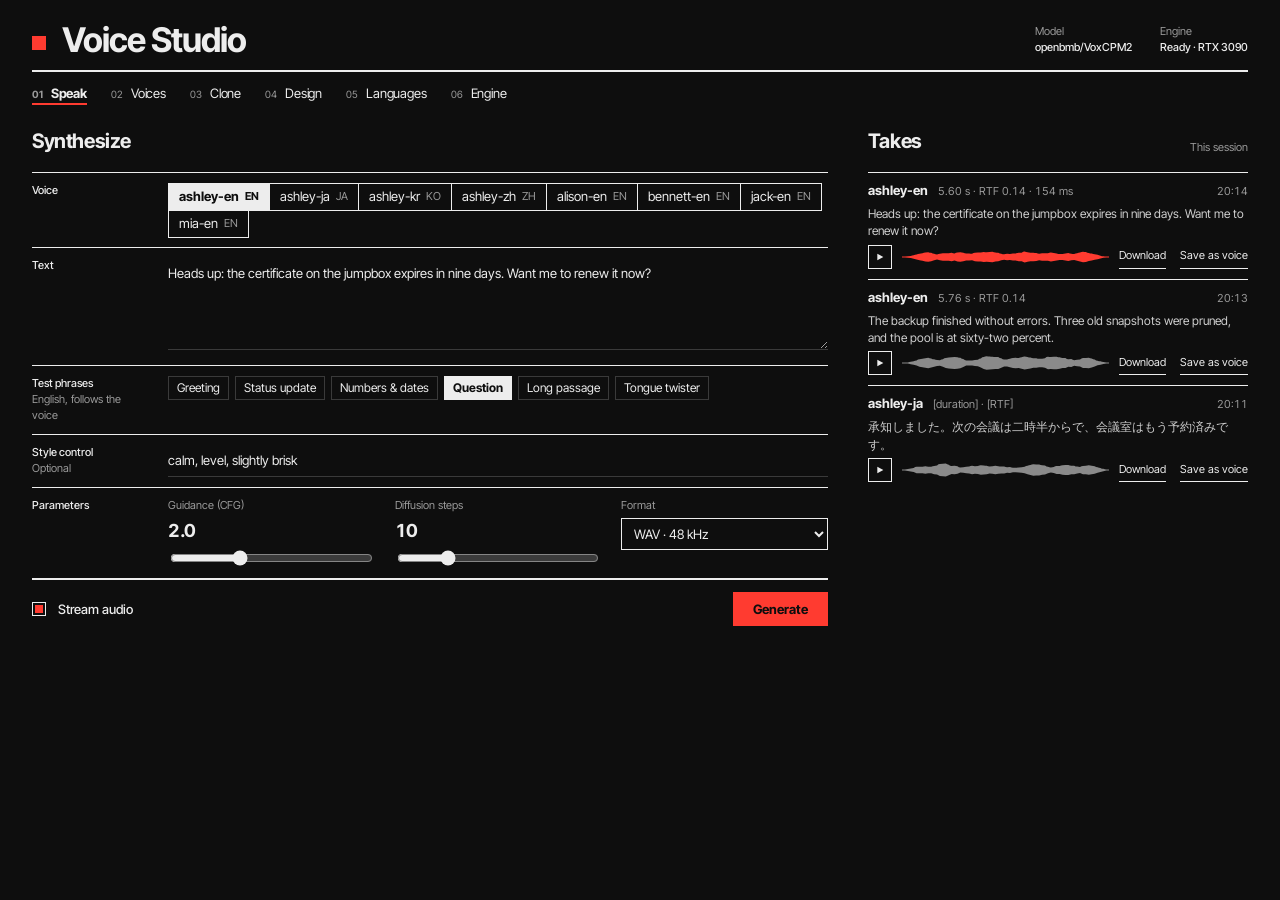
<file: ui/studio.html>
<!doctype html>
<html lang="en">
<head>
<meta charset="utf-8">
<meta name="viewport" content="width=device-width, initial-scale=1">
<title>Voice Studio</title>
<link rel="stylesheet" href="tokens.css">
<link rel="icon" href="icons/favicon.ico" sizes="any">
<link rel="icon" type="image/svg+xml" href="icons/favicon.svg">
<link rel="apple-touch-icon" href="icons/apple-touch-icon.png">
<!--
  Visual reference for the Voice Studio UI. Static data, no backend calls.
  Port the structure and classes to the real app; replace sample data with API data.
  Interactive bits: tabs (hash routed), voice chips, language filter, stream toggle,
  candidate selection, and the smooth waveform renderer (renderWave).
-->
<style>
* { box-sizing: border-box; }
body { margin: 0; background: var(--vs-bg); color: var(--vs-fg); font-family: var(--vs-font); font-size: var(--vs-fs-body); line-height: var(--vs-lh); }
button, input, select, textarea { font: inherit; color: inherit; }
button { cursor: pointer; border-radius: var(--vs-radius); }
:focus-visible { outline: 2px solid var(--vs-accent); outline-offset: 2px; }
.sr { position: absolute; width: 1px; height: 1px; overflow: hidden; clip: rect(0 0 0 0); white-space: nowrap; }
code, pre { font-family: var(--vs-mono); }

/* Header */
.vs-header { max-width: var(--vs-max); margin: 0 auto; padding: var(--vs-s8) var(--vs-gutter) 0; }
.vs-brand-row { display: flex; flex-wrap: wrap; justify-content: space-between; align-items: flex-end; gap: var(--vs-s8); padding-bottom: 14px; border-bottom: var(--vs-rule-section); }
.vs-brand { display: flex; align-items: flex-end; gap: var(--vs-s6); }
.vs-mark { width: 14px; height: 14px; background: var(--vs-accent); margin-bottom: 6px; }
.vs-title { margin: 0; font-size: var(--vs-fs-display); font-weight: 700; letter-spacing: -0.03em; line-height: 0.95; }
.vs-meta { margin: 0; display: grid; grid-template-columns: repeat(2, auto); column-gap: 28px; font-size: var(--vs-fs-label); }
.vs-meta dt { color: var(--vs-muted); }
.vs-meta dd { margin: 0; font-weight: 500; }
.vs-tabs { display: flex; flex-wrap: wrap; gap: 0 var(--vs-s8); padding-top: var(--vs-s5); }
.vs-tab { display: inline-flex; align-items: baseline; gap: var(--vs-s3); padding: 2px 0 1px; line-height: 1.2; background: none; border: none; border-bottom: 2px solid transparent; font-size: var(--vs-fs-body); letter-spacing: -0.01em; }
.vs-tab .num { font-size: var(--vs-fs-micro); color: var(--vs-muted); }
.vs-tab[aria-current="page"] { font-weight: 700; border-bottom-color: var(--vs-accent); }

/* Page */
.vs-main { max-width: var(--vs-max); margin: 0 auto; padding: 22px var(--vs-gutter) 48px; }
.vs-screen[hidden] { display: none; }
.vs-cols { display: flex; flex-wrap: wrap; gap: var(--vs-s8) var(--vs-col-gap); align-items: flex-start; }
.vs-col-main { flex: 999 1 560px; min-width: 0; display: flex; flex-direction: column; }
.vs-col-side { flex: 1 1 380px; min-width: 0; display: flex; flex-direction: column; }
.vs-h2 { margin: 0 0 var(--vs-s6); font-size: var(--vs-fs-h2); font-weight: 700; letter-spacing: -0.02em; }
.vs-h2 .count { font-weight: 400; color: var(--vs-muted); }
.vs-head { display: flex; flex-wrap: wrap; justify-content: space-between; align-items: flex-end; gap: var(--vs-s6); margin-bottom: var(--vs-s6); }
.vs-head .vs-h2 { margin: 0; }

/* Form rows: label column + control */
.vs-row { display: flex; flex-wrap: wrap; gap: var(--vs-s3) var(--vs-s8); padding: var(--vs-s4) 0; border-top: var(--vs-rule-row); }
.vs-row > .lbl { flex: 0 0 var(--vs-label-col); font-size: var(--vs-fs-label); font-weight: 500; }
.vs-row > .lbl .hint { display: block; font-weight: 400; color: var(--vs-muted); }
.vs-row > .ctl { flex: 1 1 360px; min-width: 0; }
.vs-actions { display: flex; flex-wrap: wrap; justify-content: space-between; align-items: center; gap: var(--vs-s5); padding-top: var(--vs-s5); border-top: var(--vs-rule-section); }

/* Inputs */
.vs-text { width: 100%; border: none; border-bottom: var(--vs-rule-input); background: transparent; padding: var(--vs-s2) 0 var(--vs-s4); resize: vertical; }
.vs-text.lg { font-size: var(--vs-fs-input-lg); line-height: 1.4; letter-spacing: -0.01em; }
.vs-input { width: 100%; border: none; border-bottom: var(--vs-rule-input); background: transparent; padding: var(--vs-s1) 0; min-height: var(--vs-h-input); }
.vs-select { border: 1px solid var(--vs-fg); background: var(--vs-bg); padding: var(--vs-s2) var(--vs-s3); min-height: var(--vs-h-input); }
.vs-field { display: flex; flex-direction: column; gap: var(--vs-s1); }
.vs-field > label { font-size: var(--vs-fs-label); color: var(--vs-muted); }
.vs-value { font-size: var(--vs-fs-value); font-weight: 700; letter-spacing: -0.02em; font-variant-numeric: tabular-nums; }
.vs-grid-params { display: grid; grid-template-columns: repeat(auto-fit, minmax(150px, 1fr)); gap: var(--vs-s7); }
input[type="range"] { accent-color: var(--vs-fg); }
input[type="checkbox"] { width: 14px; height: 14px; margin: 0; accent-color: var(--vs-fg); }

/* Buttons */
.btn-primary { min-height: var(--vs-h-primary); padding: 0 var(--vs-s7); background: var(--vs-accent); color: var(--vs-on-accent); border: none; font-weight: 700; font-size: var(--vs-fs-body); }
.btn-primary[aria-disabled="true"] { background: var(--vs-rule-faint); color: var(--vs-muted); cursor: not-allowed; }
.vs-novoice { display: flex; flex-direction: column; gap: var(--vs-s3); padding: 2px 0 4px; }
.vs-novoice .t { display: inline-flex; align-items: center; gap: var(--vs-s3); font-weight: 700; }
.vs-novoice .t::before { content: ""; width: 8px; height: 8px; background: var(--vs-accent); }
.vs-novoice p { margin: 0; font-size: var(--vs-fs-small); color: var(--vs-fg-2); }
.btn-secondary { min-height: var(--vs-h-input); padding: 0 var(--vs-s7); background: var(--vs-bg); border: 1px solid var(--vs-fg); font-weight: 500; }
.btn-inverse { min-height: var(--vs-h-input); padding: 0 var(--vs-s7); background: var(--vs-fg); color: var(--vs-bg); border: 1px solid var(--vs-fg); font-weight: 500; }
.btn-link { min-height: var(--vs-h-link); padding: 0; background: none; border: none; border-bottom: 1px solid var(--vs-fg); font-size: var(--vs-fs-label); }
.btn-tag { min-height: 24px; padding: 0 var(--vs-s3); background: var(--vs-bg); border: 1px solid var(--vs-rule); font-size: var(--vs-fs-small); }
.btn-tag[aria-pressed="true"] { background: var(--vs-fg); color: var(--vs-bg); border-color: var(--vs-fg); font-weight: 700; }
.vs-presets { display: flex; flex-wrap: wrap; gap: 6px; align-content: flex-start; }
.vs-empty { border-top: var(--vs-rule-section); padding-top: 28px; display: flex; flex-direction: column; gap: var(--vs-s5); max-width: 560px; }
.vs-empty .t { margin: 0; font-size: 15px; font-weight: 700; letter-spacing: -0.01em; }
.vs-empty p { margin: 0; color: var(--vs-fg-2); }
[hidden] { display: none !important; }
.btn-play { flex: none; width: var(--vs-play); height: var(--vs-play); padding: 0; border: 1px solid var(--vs-fg); background: var(--vs-bg); display: inline-flex; align-items: center; justify-content: center; }
.btn-play.lg { width: 30px; height: 30px; }

/* Voice chips: tight outlined grid, selected inverts */
.vs-chips { display: flex; flex-wrap: wrap; }
.vs-chip { display: inline-flex; align-items: center; gap: var(--vs-s2); line-height: 1; min-height: var(--vs-h-chip); padding: 0 var(--vs-s4); margin: 0 -1px -1px 0; border: 1px solid var(--vs-fg); background: var(--vs-bg); }
.vs-chip .lang { font-size: var(--vs-fs-label); color: var(--vs-muted); }
.vs-chip[aria-pressed="true"] { background: var(--vs-fg); color: var(--vs-bg); font-weight: 700; }
.vs-chip[aria-pressed="true"] .lang { color: var(--vs-bg); }

/* Stream toggle */
.vs-toggle { display: inline-flex; align-items: center; gap: var(--vs-s5); padding: 0; background: none; border: none; font-weight: 500; min-height: var(--vs-h-input); }
.vs-toggle .box { width: 14px; height: 14px; border: 1.5px solid var(--vs-fg); box-shadow: inset 0 0 0 2px var(--vs-bg); background: var(--vs-bg); }
.vs-toggle[aria-pressed="true"] .box { background: var(--vs-accent); }

/* Takes */
.vs-take { border-top: var(--vs-rule-row); padding: var(--vs-s3) 0 var(--vs-s4); display: flex; flex-direction: column; gap: 5px; }
.vs-take .top { display: flex; justify-content: space-between; gap: var(--vs-s4); align-items: baseline; }
.vs-take .who { display: flex; gap: var(--vs-s4); align-items: baseline; min-width: 0; }
.vs-take .who b { font-weight: 700; }
.meta { font-size: var(--vs-fs-label); color: var(--vs-muted); font-variant-numeric: tabular-nums; white-space: nowrap; }
.vs-take p { margin: 0; font-size: var(--vs-fs-small); color: var(--vs-fg-2); display: -webkit-box; -webkit-line-clamp: 2; -webkit-box-orient: vertical; overflow: hidden; }
.vs-take .player { display: flex; align-items: center; gap: var(--vs-s4); }
.vs-take .links { flex: none; display: flex; gap: 14px; }
.vs-wave { flex: 1; min-width: 0; height: 22px; display: block; }
.vs-wave path { fill: var(--vs-wave-idle); }
.vs-wave.is-current path { fill: var(--vs-accent); }

/* Voices table */
.vs-toolbar { display: flex; flex-wrap: wrap; gap: var(--vs-s5) var(--vs-s9); align-items: center; padding: var(--vs-s3) 0; border-top: var(--vs-rule-section); border-bottom: var(--vs-rule-row); }
.vs-toolbar .vs-input { border: none; flex: 1 1 220px; max-width: 320px; }
.vs-filters { display: flex; flex-wrap: wrap; gap: 0 var(--vs-s7); }
.vs-filter { min-height: var(--vs-h-input); padding: 0; background: none; border: none; border-bottom: 2px solid transparent; color: var(--vs-muted); }
.vs-filter[aria-pressed="true"] { color: var(--vs-fg); font-weight: 700; border-bottom-color: var(--vs-fg); }
.vs-table-wrap { overflow-x: auto; }
.vs-table { width: 100%; min-width: 820px; border-collapse: collapse; }
.vs-table th { text-align: left; font-weight: 400; font-size: var(--vs-fs-label); color: var(--vs-muted); padding: var(--vs-s3) var(--vs-s6) var(--vs-s3) 0; border-bottom: var(--vs-rule-row); }
.vs-table td { padding: var(--vs-s1) var(--vs-s6) var(--vs-s1) 0; border-bottom: 1px solid var(--vs-rule-faint); height: 36px; }
.vs-table td.name { font-weight: 700; font-size: var(--vs-fs-body); }
.vs-table td.tx { font-size: var(--vs-fs-small); color: var(--vs-muted); max-width: 360px; white-space: nowrap; overflow: hidden; text-overflow: ellipsis; }
.vs-table td.act { text-align: right; white-space: nowrap; }
.vs-table td.act .btn-link { margin-left: var(--vs-s6); font-size: var(--vs-fs-small); }
.src { display: inline-flex; align-items: center; gap: var(--vs-s3); }
.src::before { content: ""; width: 8px; height: 8px; border: 1.5px solid var(--vs-fg); }
.src.designed::before { background: var(--vs-fg); }

/* Clone */
.vs-drop { display: flex; flex-direction: column; justify-content: center; gap: var(--vs-s1); min-height: 84px; border: 1px dashed var(--vs-fg); padding: var(--vs-s7); cursor: pointer; }
.vs-drop b { font-size: 14px; letter-spacing: -0.01em; }
.vs-drop.is-over { border-style: solid; border-color: var(--vs-accent); }
.vs-steps { padding-top: 38px; display: flex; flex-direction: column; gap: var(--vs-s5); }
.vs-steps h3 { margin: 0; font-size: var(--vs-fs-label); font-weight: 700; padding-bottom: var(--vs-s4); border-bottom: var(--vs-rule-row); }
.vs-steps p { margin: 0; font-size: var(--vs-fs-small); }

/* Design candidates */
.vs-cand { border-top: var(--vs-rule-row); padding: var(--vs-s4) 0 var(--vs-s5); display: flex; flex-direction: column; gap: var(--vs-s4); }
.vs-cand.is-selected { border-top: 3px solid var(--vs-accent); }
.vs-cand .row { display: flex; justify-content: space-between; align-items: center; gap: var(--vs-s3); }
.vs-cand .pick { min-height: 26px; padding: 0 var(--vs-s5); border: 1px solid var(--vs-fg); background: var(--vs-bg); font-size: var(--vs-fs-label); }
.vs-cand .pick[aria-pressed="true"] { background: var(--vs-fg); color: var(--vs-bg); font-weight: 700; }

/* Engine */
.vs-stats { display: grid; grid-template-columns: repeat(4, minmax(0, 1fr)); border-top: var(--vs-rule-section); }
@media (max-width: 900px) { .vs-stats { grid-template-columns: repeat(2, minmax(0, 1fr)); } }
@media (max-width: 520px) { .vs-stats { grid-template-columns: 1fr; } }
.vs-stat { padding: var(--vs-s5) var(--vs-s6) 14px 0; border-bottom: var(--vs-rule-row); display: flex; flex-direction: column; gap: 2px; }
.vs-stat .v { font-size: var(--vs-fs-stat); font-weight: 700; letter-spacing: -0.02em; line-height: 1.15; font-variant-numeric: tabular-nums; white-space: nowrap; overflow: hidden; text-overflow: ellipsis; }
/* Keep .v short (VoxCPM2, RTX 3090, vLLM-Omni); put full names and versions in the note line. */
.vs-code { overflow-x: auto; background: var(--vs-code-bg); }
.vs-code pre { margin: 0; padding: var(--vs-s5) 14px; font-size: var(--vs-fs-small); white-space: pre; }

/* Languages */
.vs-lang-table { min-width: 640px; }
.vs-lang-head, .vs-lang-main { display: grid; grid-template-columns: minmax(170px, 1.4fr) 56px 80px 90px minmax(200px, 1.2fr); gap: var(--vs-s6); align-items: center; }
.vs-lang-head { padding: var(--vs-s3) 0; font-size: var(--vs-fs-label); color: var(--vs-muted); border-bottom: var(--vs-rule-row); }
.vs-lang-row { border-bottom: 1px solid var(--vs-rule-faint); }
.vs-lang-row.removing { border-top: 2px solid var(--vs-accent); border-bottom-color: var(--vs-fg); margin-top: -1px; }
.vs-lang-main { min-height: 40px; }
.vs-lang-main .nm { display: flex; align-items: baseline; gap: var(--vs-s3); min-width: 0; }
.vs-lang-main .nm b { font-weight: 700; }
.vs-lang-main .nm .native { font-size: var(--vs-fs-small); color: var(--vs-muted); white-space: nowrap; overflow: hidden; text-overflow: ellipsis; }
.tag { flex: none; font-size: var(--vs-fs-label); padding: 0 6px; border: 1px solid var(--vs-fg); }
.vs-lang-main .code { font-family: var(--vs-mono); font-size: var(--vs-fs-small); color: var(--vs-fg-2); }
.vs-lang-main .acts { display: flex; gap: var(--vs-s6); justify-content: flex-end; flex-wrap: wrap; align-items: center; }
.vs-lang-main .acts .btn-link { font-size: var(--vs-fs-small); }
.vs-lang-main .lock { font-size: var(--vs-fs-label); color: var(--vs-muted); text-align: right; max-width: 180px; }
.vs-lang-remove { display: flex; flex-direction: column; gap: var(--vs-s4); padding: var(--vs-s1) 0 14px; }
.vs-lang-remove p { margin: 0; }
.vs-lang-remove .opts { display: flex; flex-wrap: wrap; align-items: center; gap: var(--vs-s4) var(--vs-s5); }
.btn-small { min-height: var(--vs-h-chip); padding: 0 14px; font-size: var(--vs-fs-small); }
.btn-danger { background: var(--vs-bg); border: 1px solid var(--vs-accent); }

@media (prefers-reduced-motion: reduce) { * { transition: none !important; } }
</style>
</head>
<body>

<header class="vs-header">
  <div class="vs-brand-row">
    <div class="vs-brand">
      <span class="vs-mark" aria-hidden="true"></span>
      <h1 class="vs-title">Voice Studio</h1>
    </div>
    <dl class="vs-meta">
      <dt>Model</dt><dt>Engine</dt>
      <dd>openbmb/VoxCPM2</dd><dd id="engine-status">Ready · RTX 3090</dd>
    </dl>
  </div>
  <nav class="vs-tabs" aria-label="Studio sections">
    <button class="vs-tab" data-tab="speak" aria-current="page"><span class="num">01</span>Speak</button>
    <button class="vs-tab" data-tab="voices"><span class="num">02</span>Voices</button>
    <button class="vs-tab" data-tab="clone"><span class="num">03</span>Clone</button>
    <button class="vs-tab" data-tab="design"><span class="num">04</span>Design</button>
    <button class="vs-tab" data-tab="languages"><span class="num">05</span>Languages</button>
    <button class="vs-tab" data-tab="engine"><span class="num">06</span>Engine</button>
  </nav>
</header>

<main class="vs-main">

<!-- 01 SPEAK -->
<div class="vs-screen" id="screen-speak">
  <div class="vs-cols">
    <section class="vs-col-main" aria-labelledby="speak-h">
      <h2 class="vs-h2" id="speak-h">Synthesize</h2>
      <div class="vs-row">
        <span class="lbl" id="voice-lbl">Voice</span>
        <div class="ctl vs-chips" role="group" aria-labelledby="voice-lbl" id="voice-chips">
          <button class="vs-chip" aria-pressed="true">ashley-en <span class="lang">EN</span></button>
          <button class="vs-chip" aria-pressed="false">ashley-ja <span class="lang">JA</span></button>
          <button class="vs-chip" aria-pressed="false">ashley-kr <span class="lang">KO</span></button>
          <button class="vs-chip" aria-pressed="false">ashley-zh <span class="lang">ZH</span></button>
          <button class="vs-chip" aria-pressed="false">alison-en <span class="lang">EN</span></button>
          <button class="vs-chip" aria-pressed="false">bennett-en <span class="lang">EN</span></button>
          <button class="vs-chip" aria-pressed="false">jack-en <span class="lang">EN</span></button>
          <button class="vs-chip" aria-pressed="false">mia-en <span class="lang">EN</span></button>
        </div>
        <!-- Shown instead of the chips when the library is empty -->
        <div class="ctl vs-novoice" id="speak-novoice" role="status" hidden>
          <span class="t">No voices in the library yet</span>
          <p>Synthesis needs a voice. Clone one from a recording or design one from a description, then come back here.</p>
          <span style="display:flex;gap:8px;flex-wrap:wrap"><button class="btn-secondary" data-goto="clone" style="min-height:28px">Clone from audio</button><button class="btn-inverse" data-goto="design" style="min-height:28px;font-weight:700">Design a voice</button></span>
        </div>
      </div>
      <div class="vs-row">
        <label class="lbl" for="speak-text">Text</label>
        <div class="ctl"><textarea class="vs-text" id="speak-text" rows="4" lang="en">Heads up: the certificate on the jumpbox expires in nine days. Want me to renew it now?</textarea></div>
      </div>
      <div class="vs-row">
        <span class="lbl" id="speak-presets-lbl">Test phrases<span class="hint"><span id="speak-lang-name">English</span>, follows the voice</span></span>
        <div class="ctl vs-presets" role="group" aria-labelledby="speak-presets-lbl" id="speak-presets"></div>
      </div>
      <div class="vs-row">
        <label class="lbl" for="speak-style">Style control<span class="hint">Optional</span></label>
        <div class="ctl"><input class="vs-input" id="speak-style" type="text" value="calm, level, slightly brisk"></div>
      </div>
      <div class="vs-row">
        <span class="lbl">Parameters</span>
        <div class="ctl vs-grid-params">
          <div class="vs-field"><label for="cfg">Guidance (CFG)</label><output class="vs-value" for="cfg" id="cfg-out">2.0</output><input id="cfg" type="range" min="1" max="4" step="0.1" value="2"></div>
          <div class="vs-field"><label for="steps">Diffusion steps</label><output class="vs-value" for="steps" id="steps-out">10</output><input id="steps" type="range" min="4" max="30" step="1" value="10"></div>
          <div class="vs-field"><label for="fmt">Format</label><select class="vs-select" id="fmt"><option>WAV · 48 kHz</option><option>PCM stream</option><option>MP3</option><option>Opus</option></select></div>
        </div>
      </div>
      <div class="vs-actions">
        <button class="vs-toggle" id="stream-toggle" aria-pressed="true"><span class="box" aria-hidden="true"></span>Stream audio</button>
        <span style="display:inline-flex;align-items:center;gap:12px;flex-wrap:wrap">
          <span class="meta" id="gen-hint" hidden>Add a voice to enable Generate</span>
          <button class="btn-primary" id="generate" aria-describedby="gen-hint">Generate</button>
        </span>
      </div>
    </section>

    <section class="vs-col-side" aria-labelledby="takes-h">
      <div class="vs-head"><h2 class="vs-h2" id="takes-h">Takes</h2><span class="meta">This session</span></div>
      <p class="meta" id="takes-empty" hidden style="white-space:normal;margin:0;padding:12px 0;border-top:var(--vs-rule-row)">No takes yet. Once you have a voice, everything you generate shows up here with playback, download and Save as voice.</p>
      <article class="vs-take">
        <div class="top"><span class="who"><b>ashley-en</b><span class="meta">5.60 s · RTF 0.14 · 154 ms</span></span><span class="meta">20:14</span></div>
        <p>Heads up: the certificate on the jumpbox expires in nine days. Want me to renew it now?</p>
        <div class="player">
          <button class="btn-play" aria-label="Play take"><svg width="8" height="8" viewBox="0 0 12 12" aria-hidden="true"><path d="M2 1l9 5-9 5z" fill="currentColor"/></svg></button>
          <svg class="vs-wave is-current" data-seed="7" viewBox="0 0 300 24" preserveAspectRatio="none" aria-hidden="true"><path/></svg>
          <span class="links"><button class="btn-link">Download</button><button class="btn-link">Save as voice</button></span>
        </div>
      </article>
      <article class="vs-take">
        <div class="top"><span class="who"><b>ashley-en</b><span class="meta">5.76 s · RTF 0.14</span></span><span class="meta">20:13</span></div>
        <p>The backup finished without errors. Three old snapshots were pruned, and the pool is at sixty-two percent.</p>
        <div class="player">
          <button class="btn-play" aria-label="Play take"><svg width="8" height="8" viewBox="0 0 12 12" aria-hidden="true"><path d="M2 1l9 5-9 5z" fill="currentColor"/></svg></button>
          <svg class="vs-wave" data-seed="31" viewBox="0 0 300 24" preserveAspectRatio="none" aria-hidden="true"><path/></svg>
          <span class="links"><button class="btn-link">Download</button><button class="btn-link">Save as voice</button></span>
        </div>
      </article>
      <article class="vs-take">
        <div class="top"><span class="who"><b>ashley-ja</b><span class="meta">[duration] · [RTF]</span></span><span class="meta">20:11</span></div>
        <p lang="ja">承知しました。次の会議は二時半からで、会議室はもう予約済みです。</p>
        <div class="player">
          <button class="btn-play" aria-label="Play take"><svg width="8" height="8" viewBox="0 0 12 12" aria-hidden="true"><path d="M2 1l9 5-9 5z" fill="currentColor"/></svg></button>
          <svg class="vs-wave" data-seed="77" viewBox="0 0 300 24" preserveAspectRatio="none" aria-hidden="true"><path/></svg>
          <span class="links"><button class="btn-link">Download</button><button class="btn-link">Save as voice</button></span>
        </div>
      </article>
    </section>
  </div>
</div>

<!-- 02 VOICES -->
<div class="vs-screen" id="screen-voices" hidden>
  <section aria-labelledby="voices-h">
    <div class="vs-head">
      <h2 class="vs-h2" id="voices-h">Library <span class="count">8</span></h2>
      <!-- Header actions show only when the library has voices; the empty state carries them otherwise. Never both. -->
      <div style="display:flex;gap:8px;flex-wrap:wrap" id="voices-actions">
        <button class="btn-secondary" data-goto="clone">Clone from audio</button>
        <button class="btn-primary" data-goto="design">Design a voice</button>
      </div>
    </div>
    <div class="vs-empty" id="voices-empty" hidden>
      <p class="t">No voices yet</p>
      <p>Add one from a recording of a real speaker, or describe a voice and let VoxCPM2 create it.</p>
      <div style="display:flex;gap:8px;flex-wrap:wrap;padding-top:4px">
        <button class="btn-secondary" data-goto="clone">Clone from audio</button>
        <button class="btn-primary" data-goto="design">Design a voice</button>
      </div>
    </div>
    <div id="voices-list">
    <div class="vs-toolbar">
      <label class="sr" for="voice-search">Search voices</label>
      <input class="vs-input" id="voice-search" type="search" placeholder="Search">
      <div class="vs-filters" role="group" aria-label="Filter by language" id="lang-filters">
        <button class="vs-filter" data-lang="all" aria-pressed="true">All</button>
        <button class="vs-filter" data-lang="EN" aria-pressed="false">English</button>
        <button class="vs-filter" data-lang="JA" aria-pressed="false">Japanese</button>
        <button class="vs-filter" data-lang="KO" aria-pressed="false">Korean</button>
        <button class="vs-filter" data-lang="ZH" aria-pressed="false">Chinese</button>
      </div>
    </div>
    <div class="vs-table-wrap">
      <table class="vs-table">
        <thead><tr><th>Name</th><th>Language</th><th>Source</th><th>Reference</th><th>Transcript</th><th><span class="sr">Actions</span></th></tr></thead>
        <tbody id="voice-rows">
          <tr data-lang="EN"><td class="name">ashley-en</td><td>English</td><td><span class="src">Uploaded</span></td><td>10.1 s</td><td class="tx">Thanks for waiting. I’ve looked through everything you sent, and it all checks out…</td><td class="act"><button class="btn-link">Audition</button><button class="btn-link">Edit</button><button class="btn-link">Delete</button></td></tr>
          <tr data-lang="JA"><td class="name">ashley-ja</td><td>Japanese</td><td><span class="src designed">Designed</span></td><td>13.3 s</td><td class="tx">[stored transcript]</td><td class="act"><button class="btn-link">Audition</button><button class="btn-link">Edit</button><button class="btn-link">Delete</button></td></tr>
          <tr data-lang="KO"><td class="name">ashley-kr</td><td>Korean</td><td><span class="src designed">Designed</span></td><td>5.8 s</td><td class="tx">[stored transcript]</td><td class="act"><button class="btn-link">Audition</button><button class="btn-link">Edit</button><button class="btn-link">Delete</button></td></tr>
          <tr data-lang="ZH"><td class="name">ashley-zh</td><td>Chinese</td><td><span class="src designed">Designed</span></td><td>12.4 s</td><td class="tx">[stored transcript]</td><td class="act"><button class="btn-link">Audition</button><button class="btn-link">Edit</button><button class="btn-link">Delete</button></td></tr>
          <tr data-lang="EN"><td class="name">alison-en</td><td>English</td><td><span class="src">Uploaded</span></td><td>[length]</td><td class="tx">[stored transcript]</td><td class="act"><button class="btn-link">Audition</button><button class="btn-link">Edit</button><button class="btn-link">Delete</button></td></tr>
          <tr data-lang="EN"><td class="name">bennett-en</td><td>English</td><td><span class="src">Uploaded</span></td><td>[length]</td><td class="tx">[stored transcript]</td><td class="act"><button class="btn-link">Audition</button><button class="btn-link">Edit</button><button class="btn-link">Delete</button></td></tr>
          <tr data-lang="EN"><td class="name">jack-en</td><td>English</td><td><span class="src">Uploaded</span></td><td>[length]</td><td class="tx">[stored transcript]</td><td class="act"><button class="btn-link">Audition</button><button class="btn-link">Edit</button><button class="btn-link">Delete</button></td></tr>
          <tr data-lang="EN"><td class="name">mia-en</td><td>English</td><td><span class="src">Uploaded</span></td><td>[length]</td><td class="tx">[stored transcript]</td><td class="act"><button class="btn-link">Audition</button><button class="btn-link">Edit</button><button class="btn-link">Delete</button></td></tr>
        </tbody>
      </table>
    </div>
    </div>
  </section>
</div>

<!-- 03 CLONE -->
<div class="vs-screen" id="screen-clone" hidden>
  <div class="vs-cols">
    <section class="vs-col-main" aria-labelledby="clone-h">
      <h2 class="vs-h2" id="clone-h">Clone from a recording</h2>
      <div class="vs-row">
        <span class="lbl">Reference audio</span>
        <label class="ctl vs-drop" for="ref-file">
          <b>Drop a WAV, FLAC or MP3, or browse</b>
          <span class="meta">5–20 seconds of clean, single-speaker speech</span>
          <input class="sr" id="ref-file" type="file" accept="audio/*">
        </label>
      </div>
      <div class="vs-row">
        <label class="lbl" for="ref-text">Transcript<span class="hint">Exact words spoken</span></label>
        <div class="ctl" style="display:flex;flex-direction:column;gap:10px;align-items:flex-start">
          <textarea class="vs-text" id="ref-text" rows="3" placeholder="Paste or auto-fill the transcript"></textarea>
          <button class="btn-link">Auto-transcribe with whisper-stt</button>
        </div>
      </div>
      <div class="vs-row">
        <label class="lbl" for="clone-name">Name</label>
        <div class="ctl"><input class="vs-input" id="clone-name" type="text" placeholder="e.g. ashley-en"></div>
      </div>
      <div class="vs-row">
        <label class="lbl" for="clone-lang">Language</label>
        <div class="ctl"><select class="vs-select" id="clone-lang"><option>English</option><option>Japanese</option><option>Korean</option><option>Chinese</option></select></div>
      </div>
      <div class="vs-actions">
        <label style="display:flex;gap:10px;align-items:center;font-size:12px"><input type="checkbox">I have the speaker’s consent to clone this voice</label>
        <div style="display:flex;gap:8px;flex-wrap:wrap"><button class="btn-secondary">Test a line</button><button class="btn-primary">Save voice</button></div>
      </div>
    </section>
    <aside class="vs-col-side vs-steps" aria-labelledby="clone-tips">
      <h3 id="clone-tips">How cloning works</h3>
      <p><b>1</b>  The clip and transcript are stored with the voice and sent as <code>ref_audio</code> and <code>ref_text</code> on every request. Callers pass only the voice name.</p>
      <p><b>2</b>  An accurate transcript gives the highest similarity. Without one, VoxCPM2 falls back to reference-only cloning.</p>
    </aside>
  </div>
</div>

<!-- 04 DESIGN -->
<div class="vs-screen" id="screen-design" hidden>
  <div class="vs-cols">
    <section class="vs-col-main" aria-labelledby="design-h">
      <h2 class="vs-h2" id="design-h">Design from a description</h2>
      <div class="vs-row">
        <label class="lbl" for="design-desc">Description</label>
        <div class="ctl" style="display:flex;flex-direction:column;gap:12px">
          <textarea class="vs-text lg" id="design-desc" rows="3">A woman in her early thirties, warm and clear, calm and level, with a slightly brisk pace.</textarea>
          <div style="display:flex;flex-wrap:wrap;gap:6px">
            <button class="btn-tag">+ calm</button><button class="btn-tag">+ warm</button><button class="btn-tag">+ bright</button><button class="btn-tag">+ low pitch</button><button class="btn-tag">+ brisk pace</button><button class="btn-tag">+ soft-spoken</button><button class="btn-tag">+ professional</button><button class="btn-tag">+ early 30s</button>
          </div>
        </div>
      </div>
      <div class="vs-row">
        <span class="lbl">Options</span>
        <div class="ctl vs-grid-params">
          <div class="vs-field"><label for="design-lang">Language</label><select class="vs-select" id="design-lang"><option value="ja">Japanese</option><option value="en">English</option><option value="ko">Korean</option><option value="zh">Chinese</option></select></div>
          <div class="vs-field"><label for="design-n">Candidates</label><select class="vs-select" id="design-n"><option>3</option><option>2</option><option>4</option></select></div>
        </div>
      </div>
      <div class="vs-row">
        <label class="lbl" for="design-sample">Sample line<span class="hint">Saved as the reference transcript</span></label>
        <div class="ctl" style="display:flex;flex-direction:column;gap:10px">
          <textarea class="vs-text" id="design-sample" rows="2" lang="ja" style="font-size:14px">承知しました。次の会議は二時半からで、会議室はもう予約済みです。</textarea>
          <div class="vs-presets" role="group" aria-label="Sample line presets" id="design-presets"></div>
        </div>
      </div>
      <div class="vs-actions" style="justify-content:flex-end"><button class="btn-primary">Generate candidates</button></div>
    </section>
    <section class="vs-col-side" aria-labelledby="cand-h">
      <h2 class="vs-h2" id="cand-h">Candidates</h2>
      <div id="candidates">
        <article class="vs-cand">
          <div class="row" style="justify-content:flex-start;gap:14px"><button class="btn-play lg" aria-label="Play candidate 1"><svg width="10" height="10" viewBox="0 0 12 12" aria-hidden="true"><path d="M2 1l9 5-9 5z" fill="currentColor"/></svg></button><svg class="vs-wave" data-seed="53" viewBox="0 0 300 24" preserveAspectRatio="none" aria-hidden="true"><path/></svg></div>
          <div class="row"><span><b>Candidate 1</b> <span class="meta">seed 1187</span></span><button class="pick" aria-pressed="false">Select</button></div>
        </article>
        <article class="vs-cand is-selected">
          <div class="row" style="justify-content:flex-start;gap:14px"><button class="btn-play lg" aria-label="Play candidate 2"><svg width="10" height="10" viewBox="0 0 12 12" aria-hidden="true"><path d="M2 1l9 5-9 5z" fill="currentColor"/></svg></button><svg class="vs-wave is-current" data-seed="106" viewBox="0 0 300 24" preserveAspectRatio="none" aria-hidden="true"><path/></svg></div>
          <div class="row"><span><b>Candidate 2</b> <span class="meta">seed 4021</span></span><button class="pick" aria-pressed="true">Selected</button></div>
        </article>
        <article class="vs-cand">
          <div class="row" style="justify-content:flex-start;gap:14px"><button class="btn-play lg" aria-label="Play candidate 3"><svg width="10" height="10" viewBox="0 0 12 12" aria-hidden="true"><path d="M2 1l9 5-9 5z" fill="currentColor"/></svg></button><svg class="vs-wave" data-seed="159" viewBox="0 0 300 24" preserveAspectRatio="none" aria-hidden="true"><path/></svg></div>
          <div class="row"><span><b>Candidate 3</b> <span class="meta">seed 9310</span></span><button class="pick" aria-pressed="false">Select</button></div>
        </article>
      </div>
      <div class="vs-actions" style="justify-content:flex-start">
        <label class="sr" for="design-name">New voice name</label>
        <input class="vs-input" id="design-name" type="text" value="ashley-ja" style="flex:1 1 160px;width:auto;font-weight:700">
        <button class="btn-primary">Save as voice</button>
      </div>
    </section>
  </div>
</div>

<!-- 05 LANGUAGES -->
<div class="vs-screen" id="screen-languages" hidden>
  <div class="vs-cols">
    <section class="vs-col-main" aria-labelledby="lang-h">
      <div class="vs-head"><h2 class="vs-h2" id="lang-h">Languages <span class="count" id="lang-count"></span></h2></div>
      <div class="vs-table-wrap" style="border-top:var(--vs-rule-section)">
        <div class="vs-lang-table">
          <div class="vs-lang-head" aria-hidden="true"><span>Language</span><span>Code</span><span>Voices</span><span>Test phrases</span><span></span></div>
          <div id="lang-rows"></div>
        </div>
      </div>
    </section>
    <aside class="vs-col-side vs-steps" aria-labelledby="add-lang-h">
      <h3 id="add-lang-h">Add a language</h3>
      <div style="display:flex;gap:8px;flex-wrap:wrap" id="add-lang-box">
        <label class="sr" for="add-lang">Language to add</label>
        <select class="vs-select" id="add-lang" style="flex:1 1 200px"></select>
        <button class="btn-primary" id="add-lang-btn">Add</button>
      </div>
      <p class="meta" style="white-space:normal">Only languages the engine supports are listed. The list comes from the backend, so a different model changes what you can add.</p>
      <h3 style="margin-top:14px">What a language controls</h3>
      <p><b>1</b>  The tag on each voice, and the language filters in Voices.</p>
      <p><b>2</b>  The choices in Clone and Design.</p>
      <p><b>3</b>  Which test phrases Speak and Design offer. A new language starts with none until you add them.</p>
      <p><b>4</b>  Not how a voice sounds: VoxCPM2 reads the language from the text, so any voice can speak any supported language.</p>
    </aside>
  </div>
</div>

<!-- 06 ENGINE -->
<div class="vs-screen" id="screen-engine" hidden>
  <section aria-labelledby="engine-h">
    <div class="vs-head">
      <h2 class="vs-h2" id="engine-h">Engine</h2>
      <div style="display:flex;gap:8px;flex-wrap:wrap"><button class="btn-secondary">Run warm-up</button><button class="btn-inverse">Restart engine</button></div>
    </div>
    <div class="vs-stats">
      <div class="vs-stat"><span class="meta">Model</span><span class="v" title="openbmb/VoxCPM2">VoxCPM2</span><span class="meta">openbmb/VoxCPM2 · 2B · 48 kHz</span></div>
      <div class="vs-stat"><span class="meta">GPU</span><span class="v" title="NVIDIA GeForce RTX 3090">RTX 3090</span><span class="meta">Shared with whisper-stt, TEI</span></div>
      <div class="vs-stat"><span class="meta">GPU memory used</span><span class="v">9.3 GB</span><span class="meta">of 24 GB, all processes on the card</span></div>
      <div class="vs-stat"><span class="meta">KV cache</span><span class="v">2 GiB</span><span class="meta">Max 2 concurrent requests</span></div>
      <div class="vs-stat"><span class="meta">Warm RTF</span><span class="v">0.14</span><span class="meta">Last 20 requests, warm-up excluded</span></div>
      <div class="vs-stat"><span class="meta">First audio</span><span class="v">154 ms</span><span class="meta">Streamed PCM, warm</span></div>
      <div class="vs-stat"><span class="meta">Voices</span><span class="v">8</span><span class="meta">4 languages</span></div>
      <div class="vs-stat"><span class="meta">Runtime</span><span class="v">vLLM-Omni</span><span class="meta">0.30.0 · vLLM 0.30.0</span></div>
    </div>
    <div class="vs-row" style="border-top:none;padding-top:16px">
      <h3 class="lbl" style="margin:0">Endpoint</h3>
      <div class="ctl vs-code"><pre>POST http://vllm.dotslash.io:8880/v1/audio/speech
{
  "model": "voxcpm2",
  "voice": "ashley-en",
  "input": "…",
  "response_format": "pcm",
  "stream": true
}</pre></div>
    </div>
  </section>
</div>

</main>

<script>
/* Smooth mirrored waveform for a 300x24 viewBox.
   In the real app, pass the take's actual amplitude envelope (e.g. ~72 RMS buckets,
   normalised 0..1) as `amps` instead of the seeded placeholder. */
function wavePath(amps) {
  const n = amps.length, step = 300 / (n - 1), mid = 12, scale = 11.5;
  const a = amps.map(v => Math.max(0.05, v) * scale);
  let top = `M0,${mid}`;
  for (let i = 0; i < n; i++) {
    const x = i * step, cx = i === 0 ? 0 : (i - 0.5) * step;
    top += ` Q${cx.toFixed(1)},${(mid - a[i]).toFixed(2)} ${x.toFixed(1)},${(mid - a[i]).toFixed(2)}`;
  }
  let bot = '';
  for (let i = n - 1; i >= 0; i--) bot += ` L${(i * step).toFixed(1)},${(mid + a[i]).toFixed(2)}`;
  return top + bot + ' Z';
}
function placeholderAmps(seed, n = 72) {
  let x = seed; const raw = [];
  for (let i = 0; i < n; i++) { x = (x * 9301 + 49297) % 233280; raw.push(x / 233280); }
  return raw.map((_, j) => {
    let s = 0, k = 0;
    for (let o = -3; o <= 3; o++) { const q = j + o; if (q >= 0 && q < n) { s += raw[q]; k++; } }
    const t = j / (n - 1);
    const syll = 0.55 + 0.45 * Math.abs(Math.sin(t * Math.PI * (5 + seed % 3)));
    const edge = Math.min(1, t * 8, (1 - t) * 8);
    return (s / k) * syll * edge;
  });
}
document.querySelectorAll('.vs-wave').forEach(svg => {
  svg.querySelector('path').setAttribute('d', wavePath(placeholderAmps(+svg.dataset.seed)));
});

/* Tabs, hash routed (#speak, #voices, #clone, #design, #engine) */
function show(tab) {
  document.querySelectorAll('.vs-tab').forEach(b => b.toggleAttribute('aria-current', false));
  const btn = document.querySelector(`.vs-tab[data-tab="${tab}"]`) || document.querySelector('.vs-tab');
  btn.setAttribute('aria-current', 'page');
  document.querySelectorAll('.vs-screen').forEach(s => s.hidden = s.id !== `screen-${btn.dataset.tab}`);
}
document.querySelectorAll('.vs-tab').forEach(b => b.addEventListener('click', () => { location.hash = b.dataset.tab; }));
document.querySelectorAll('[data-goto]').forEach(b => b.addEventListener('click', () => { location.hash = b.dataset.goto; }));
addEventListener('hashchange', () => show(location.hash.slice(1)));
show(location.hash.slice(1) || 'speak');

/* Single-select groups */
function single(groupSel, itemSel, onPick) {
  const g = document.querySelector(groupSel);
  g.addEventListener('click', e => {
    const b = e.target.closest(itemSel); if (!b) return;
    g.querySelectorAll(itemSel).forEach(x => x.setAttribute('aria-pressed', x === b ? 'true' : 'false'));
    onPick && onPick(b);
  });
}
single('#voice-chips', '.vs-chip');
single('#lang-filters', '.vs-filter', b => {
  document.querySelectorAll('#voice-rows tr').forEach(r => r.hidden = !(b.dataset.lang === 'all' || r.dataset.lang === b.dataset.lang));
});
document.getElementById('candidates').addEventListener('click', e => {
  const b = e.target.closest('.pick'); if (!b) return;
  document.querySelectorAll('.vs-cand').forEach(c => {
    const on = c.contains(b), p = c.querySelector('.pick');
    c.classList.toggle('is-selected', on); p.setAttribute('aria-pressed', on); p.textContent = on ? 'Selected' : 'Select';
    c.querySelector('.vs-wave').classList.toggle('is-current', on);
  });
});
/* Phrase presets (same data as ui/presets.json). Speak follows the selected voice's language;
   Design follows the Design language select. Picking a preset replaces the text box content. */
const PRESETS = {"en": [{"id": "greeting", "label": "Greeting", "text": "Good morning. You have three meetings today, and the first one starts at nine thirty."}, {"id": "status", "label": "Status update", "text": "The backup finished without errors. Three old snapshots were pruned, and the pool is at sixty-two percent."}, {"id": "numbers", "label": "Numbers & dates", "text": "Your total comes to $1,284.50, due on March 3rd, 2027. The reference number is 4417-B."}, {"id": "question", "label": "Question", "text": "Heads up: the certificate on the jumpbox expires in nine days. Want me to renew it now?"}, {"id": "long", "label": "Long passage", "text": "It was late in the evening when the rain finally stopped. The streets were quiet, the air smelled of wet stone, and somewhere down the block a radio was playing an old song."}, {"id": "twister", "label": "Tongue twister", "text": "She sells seashells by the seashore, and the shells she sells are surely seashells."}], "ja": [{"id": "greeting", "label": "Greeting", "text": "おはようございます。今日は会議が三つあり、最初の会議は九時半からです。"}, {"id": "status", "label": "Status update", "text": "バックアップはエラーなく完了しました。古いスナップショットを三つ削除し、プールの使用率は六十二パーセントです。"}, {"id": "numbers", "label": "Numbers & dates", "text": "合計は12,840円で、支払期限は2027年3月3日です。参照番号は4417-Bです。"}, {"id": "question", "label": "Question", "text": "踏み台サーバーの証明書があと九日で期限切れになります。今すぐ更新しますか？"}, {"id": "long", "label": "Long passage", "text": "夕方遅く、ようやく雨がやみました。通りは静かで、濡れた石の匂いがして、どこか遠くで古い歌がラジオから流れていました。"}, {"id": "twister", "label": "Tongue twister", "text": "生麦生米生卵。隣の客はよく柿食う客だ。"}], "ko": [{"id": "greeting", "label": "Greeting", "text": "좋은 아침입니다. 오늘 회의가 세 개 있고, 첫 회의는 아홉 시 반에 시작합니다."}, {"id": "status", "label": "Status update", "text": "백업이 오류 없이 완료되었습니다. 오래된 스냅샷 세 개를 정리했고, 풀 사용률은 62퍼센트입니다."}, {"id": "numbers", "label": "Numbers & dates", "text": "총 금액은 128,450원이고, 납부 기한은 2027년 3월 3일입니다. 참조 번호는 4417-B입니다."}, {"id": "question", "label": "Question", "text": "점프박스 인증서가 9일 후에 만료됩니다. 지금 갱신할까요?"}, {"id": "long", "label": "Long passage", "text": "저녁 늦게야 비가 그쳤습니다. 거리는 조용했고, 젖은 돌 냄새가 났으며, 어디선가 라디오에서 오래된 노래가 흘러나왔습니다."}, {"id": "twister", "label": "Tongue twister", "text": "간장 공장 공장장은 강 공장장이고, 된장 공장 공장장은 장 공장장이다."}], "zh": [{"id": "greeting", "label": "Greeting", "text": "早上好。你今天有三个会议，第一个会议九点半开始。"}, {"id": "status", "label": "Status update", "text": "备份已顺利完成，没有错误。已清理三个旧快照，存储池使用率为百分之六十二。"}, {"id": "numbers", "label": "Numbers & dates", "text": "总金额为1,284.50元，付款截止日期是2027年3月3日，参考编号4417-B。"}, {"id": "question", "label": "Question", "text": "跳板机的证书将在九天后过期。要我现在续订吗？"}, {"id": "long", "label": "Long passage", "text": "直到傍晚，雨才终于停了。街道很安静，空气里带着湿石头的气味，远处的收音机正放着一首老歌。"}, {"id": "twister", "label": "Tongue twister", "text": "四是四，十是十，十四是十四，四十是四十。"}]};
const LANG_NAMES = { en: 'English', ja: 'Japanese', ko: 'Korean', zh: 'Chinese' };
const CHIP_LANG = { EN: 'en', JA: 'ja', KO: 'ko', ZH: 'zh' };
function renderPresets(boxId, lang, textareaId, selectedId) {
  const box = document.getElementById(boxId), ta = document.getElementById(textareaId);
  box.innerHTML = '';
  (PRESETS[lang] || PRESETS.en).forEach(p => {
    const b = document.createElement('button');
    b.className = 'btn-tag'; b.type = 'button'; b.textContent = p.label;
    b.setAttribute('aria-pressed', p.id === selectedId ? 'true' : 'false');
    b.addEventListener('click', () => {
      box.querySelectorAll('.btn-tag').forEach(x => x.setAttribute('aria-pressed', x === b ? 'true' : 'false'));
      box.dataset.selected = p.id; ta.value = p.text; ta.lang = lang;
    });
    box.appendChild(b);
  });
  const sel = (PRESETS[lang] || []).find(p => p.id === selectedId);
  if (sel) { ta.value = sel.text; ta.lang = lang; }
}
function speakLang() {
  const chip = document.querySelector('#voice-chips .vs-chip[aria-pressed="true"] .lang');
  return CHIP_LANG[chip ? chip.textContent.trim() : 'EN'] || 'en';
}
function refreshSpeakPresets() {
  const lang = speakLang(), box = document.getElementById('speak-presets');
  document.getElementById('speak-lang-name').textContent = LANG_NAMES[lang];
  renderPresets('speak-presets', lang, 'speak-text', box.dataset.selected || 'question');
}
document.getElementById('voice-chips').addEventListener('click', () => setTimeout(refreshSpeakPresets));
refreshSpeakPresets();
const designLangSel = document.getElementById('design-lang');
designLangSel.addEventListener('change', () => renderPresets('design-presets', designLangSel.value, 'design-sample', document.getElementById('design-presets').dataset.selected));
renderPresets('design-presets', 'ja', 'design-sample', null);

/* Voices empty state. Preview with ?empty */
function setLibraryEmpty(empty) {
  document.getElementById('voices-empty').hidden = !empty;
  document.getElementById('voices-list').hidden = empty;
  document.getElementById('voices-actions').hidden = empty;
  // Speak guard: no chips, explain, offer Clone/Design, and block Generate
  document.getElementById('voice-chips').hidden = empty;
  document.getElementById('speak-novoice').hidden = !empty;
  document.getElementById('gen-hint').hidden = !empty;
  document.getElementById('generate').setAttribute('aria-disabled', empty ? 'true' : 'false');
  document.getElementById('takes-empty').hidden = !empty;
  document.querySelectorAll('.vs-take').forEach(t => t.hidden = empty);
}
document.getElementById('generate').addEventListener('click', e => {
  if (e.currentTarget.getAttribute('aria-disabled') === 'true') { e.preventDefault(); document.querySelector('#speak-novoice .btn-secondary').focus(); }
});
setLibraryEmpty(new URLSearchParams(location.search).has('empty'));

/* Languages screen (static reference; the real app calls /api/languages). */
const SUPPORTED = [{"code": "ar", "name": "Arabic", "native": "العربية"}, {"code": "my", "name": "Burmese", "native": "မြန်မာ"}, {"code": "zh", "name": "Chinese", "native": "中文"}, {"code": "da", "name": "Danish", "native": "Dansk"}, {"code": "nl", "name": "Dutch", "native": "Nederlands"}, {"code": "en", "name": "English", "native": "English"}, {"code": "fi", "name": "Finnish", "native": "Suomi"}, {"code": "fr", "name": "French", "native": "Français"}, {"code": "de", "name": "German", "native": "Deutsch"}, {"code": "el", "name": "Greek", "native": "Ελληνικά"}, {"code": "he", "name": "Hebrew", "native": "עברית"}, {"code": "hi", "name": "Hindi", "native": "हिन्दी"}, {"code": "id", "name": "Indonesian", "native": "Bahasa Indonesia"}, {"code": "it", "name": "Italian", "native": "Italiano"}, {"code": "ja", "name": "Japanese", "native": "日本語"}, {"code": "km", "name": "Khmer", "native": "ខ្មែរ"}, {"code": "ko", "name": "Korean", "native": "한국어"}, {"code": "lo", "name": "Lao", "native": "ລາວ"}, {"code": "ms", "name": "Malay", "native": "Bahasa Melayu"}, {"code": "no", "name": "Norwegian", "native": "Norsk"}, {"code": "pl", "name": "Polish", "native": "Polski"}, {"code": "pt", "name": "Portuguese", "native": "Português"}, {"code": "ru", "name": "Russian", "native": "Русский"}, {"code": "es", "name": "Spanish", "native": "Español"}, {"code": "sw", "name": "Swahili", "native": "Kiswahili"}, {"code": "sv", "name": "Swedish", "native": "Svenska"}, {"code": "tl", "name": "Tagalog", "native": "Tagalog"}, {"code": "th", "name": "Thai", "native": "ไทย"}, {"code": "tr", "name": "Turkish", "native": "Türkçe"}, {"code": "vi", "name": "Vietnamese", "native": "Tiếng Việt"}];
const LANG = { enabled: ['en', 'ja', 'ko', 'zh'], def: 'en', removing: null };
const VOICE_LANG = { 'ashley-en': 'en', 'ashley-ja': 'ja', 'ashley-kr': 'ko', 'ashley-zh': 'zh', 'alison-en': 'en', 'bennett-en': 'en', 'jack-en': 'en', 'mia-en': 'en' };
const sup = c => SUPPORTED.find(l => l.code === c);
function renderLanguages() {
  const rows = document.getElementById('lang-rows'), e = LANG.enabled;
  document.getElementById('lang-count').textContent = `${e.length} of ${SUPPORTED.length} enabled`;
  rows.innerHTML = '';
  e.forEach(code => {
    const L = sup(code), voices = Object.keys(VOICE_LANG).filter(v => VOICE_LANG[v] === code);
    const phrases = (PRESETS[code] || []).length, isDef = code === LANG.def, locked = isDef || e.length === 1;
    const others = [LANG.def, ...e.filter(c => c !== LANG.def)].filter(c => c !== code);
    const row = document.createElement('div');
    row.className = 'vs-lang-row' + (LANG.removing === code ? ' removing' : '');
    const nVoices = voices.length === 1 ? '1 voice' : `${voices.length} voices`;
    row.innerHTML = `<div class="vs-lang-main">
      <span class="nm"><b>${L.name}</b>${L.native !== L.name ? `<span class="native">${L.native}</span>` : ''}${isDef ? '<span class="tag">Default</span>' : ''}</span>
      <span class="code">${code.toUpperCase()}</span><span>${nVoices}</span>
      <span class="${phrases ? '' : 'meta'}">${phrases ? phrases + ' of 6' : 'None yet'}</span>
      <span class="acts"><button class="btn-link">Edit phrases</button>${isDef ? '' : '<button class="btn-link" data-act="default">Make default</button>'}${locked ? `<span class="lock">${isDef ? 'Default · make another language default to remove' : 'Last language'}</span>` : (LANG.removing === code ? '' : '<button class="btn-link" data-act="remove">Remove</button>')}</span></div>`;
    if (LANG.removing === code) {
      const panel = document.createElement('div');
      panel.className = 'vs-lang-remove'; panel.setAttribute('role', 'group'); panel.setAttribute('aria-label', 'Remove ' + L.name);
      panel.innerHTML = voices.length ? `
        <p><b>${nVoices} use ${L.name}:</b> <span style="color:var(--vs-fg-2)">${voices.join(', ')}</span>. Choose what happens to them before ${L.name} is removed.</p>
        <div class="opts"><label class="meta" for="move-${code}">Relabel them as</label>
          <select class="vs-select" id="move-${code}" style="min-height:28px;padding:4px 8px">${others.map(c => `<option value="${c}">${sup(c).name}</option>`).join('')}</select>
          <button class="btn-inverse btn-small" data-act="relabel" style="font-weight:700">Relabel and remove</button>
          <button class="btn-danger btn-small" data-act="delete">Delete the voices too</button>
          <button class="btn-link" data-act="cancel">Cancel</button></div>
        <p class="meta" style="white-space:normal">Relabelling only changes the tag, filters and test phrases. VoxCPM2 reads the language from the text itself, so the voices sound the same.</p>` : `
        <div class="opts"><span>Remove ${L.name}? No voices use it. Its test phrases are deleted too.</span>
          <button class="btn-danger btn-small" data-act="drop">Remove</button><button class="btn-link" data-act="cancel">Cancel</button></div>`;
      row.appendChild(panel);
    }
    row.addEventListener('click', ev => {
      const act = ev.target.closest('[data-act]')?.dataset.act; if (!act) return;
      if (act === 'remove') LANG.removing = code;
      if (act === 'cancel') LANG.removing = null;
      if (act === 'default') LANG.def = code;
      const drop = () => { LANG.enabled = LANG.enabled.filter(c => c !== code); LANG.removing = null; };
      if (act === 'relabel') { const to = row.querySelector('select').value; voices.forEach(v => VOICE_LANG[v] = to); drop(); }
      if (act === 'delete') { voices.forEach(v => delete VOICE_LANG[v]); drop(); }
      if (act === 'drop') drop();
      renderLanguages();
    });
    rows.appendChild(row);
  });
  const avail = SUPPORTED.filter(l => !e.includes(l.code));
  document.getElementById('add-lang-box').hidden = !avail.length;
  document.getElementById('add-lang').innerHTML = avail.map(l => `<option value="${l.code}">${l.name}${l.native !== l.name ? ' · ' + l.native : ''}</option>`).join('');
}
document.getElementById('add-lang-btn').addEventListener('click', () => {
  const v = document.getElementById('add-lang').value; if (v) { LANG.enabled.push(v); renderLanguages(); }
});
renderLanguages();

const st = document.getElementById('stream-toggle');
st.addEventListener('click', () => st.setAttribute('aria-pressed', st.getAttribute('aria-pressed') !== 'true'));
for (const id of ['cfg', 'steps']) {
  const el = document.getElementById(id), out = document.getElementById(id + '-out');
  el.addEventListener('input', () => out.textContent = id === 'cfg' ? (+el.value).toFixed(1) : el.value);
}
</script>
</body>
</html>
</file>
<file: ui/tokens.css>
/*
 * Voice Studio design tokens (dark, Swiss minimalist).
 * Source of truth for colors, type, spacing and control sizes.
 * Rules: zero border radius everywhere, rules (lines) instead of cards,
 * one accent color, no shadows, no gradients.
 */
@import url("https://fonts.googleapis.com/css2?family=Inter+Tight:wght@400;500;700&family=IBM+Plex+Mono:wght@400&display=swap");

:root {
  color-scheme: dark;

  /* Color */
  --vs-bg: #0E0E0E;            /* page ground */
  --vs-fg: #EDEDED;            /* primary text, strong rules, outlines */
  --vs-fg-2: #CFCFCF;          /* secondary body text (take text) */
  --vs-muted: #9A9A9A;         /* labels, meta, timestamps (7:1 on bg) */
  --vs-rule: #3A3A3A;          /* input underlines, idle chip borders */
  --vs-rule-faint: #262626;    /* table row separators */
  --vs-wave-idle: #8A8A8A;     /* older takes, unselected candidates */
  --vs-code-bg: #1A1A1A;       /* code / endpoint panel */
  --vs-accent: #FF3B30;        /* the only accent: active tab, primary button, newest take, selection */
  --vs-on-accent: #0E0E0E;     /* text on accent (6:1) */
  --vs-danger: #FF3B30;        /* errors reuse the accent; always pair with text */
  --vs-ok: #EDEDED;            /* status text stays neutral; no green */

  /* Type */
  --vs-font: "Inter Tight", "Helvetica Neue", Helvetica, Arial, sans-serif;
  --vs-mono: "IBM Plex Mono", ui-monospace, monospace;   /* code blocks only */

  --vs-fs-display: 34px;   /* app title, weight 700, tracking -0.03em, line-height 0.95 */
  --vs-fs-stat: 24px;      /* engine figures, weight 700, tracking -0.02em, tabular nums */
  --vs-fs-h2: 20px;        /* section titles, weight 700, tracking -0.02em */
  --vs-fs-value: 18px;     /* parameter readouts (CFG, steps), weight 700 */
  --vs-fs-input-lg: 15px;  /* design description textarea */
  --vs-fs-body: 13px;      /* default body, inputs, tabs */
  --vs-fs-small: 12px;     /* buttons, take text, table cells */
  --vs-fs-label: 11px;     /* row labels, meta, column headers */
  --vs-fs-micro: 10px;     /* tab numbers */
  --vs-lh: 1.45;

  /* Space (px) */
  --vs-s1: 4px;
  --vs-s2: 6px;
  --vs-s3: 8px;
  --vs-s4: 10px;
  --vs-s5: 12px;
  --vs-s6: 16px;
  --vs-s7: 20px;
  --vs-s8: 24px;
  --vs-s9: 32px;
  --vs-s10: 40px;

  /* Layout */
  --vs-max: 1280px;            /* content max width */
  --vs-gutter: 32px;           /* page side padding */
  --vs-label-col: 112px;       /* left label column in form rows */
  --vs-col-gap: 40px;          /* gap between main and side column */

  /* Controls (heights) */
  --vs-h-primary: 34px;        /* primary (accent) buttons */
  --vs-h-input: 32px;          /* inputs, selects, secondary buttons */
  --vs-h-chip: 28px;           /* voice chips, table action links */
  --vs-h-link: 24px;           /* text-link buttons in takes */
  --vs-play: 24px;             /* play button in takes (30px in candidates) */

  /* Lines */
  --vs-rule-section: 2px solid var(--vs-fg);   /* top of a section / above action row */
  --vs-rule-row: 1px solid var(--vs-fg);       /* between form rows, above each take */
  --vs-rule-input: 1px solid var(--vs-rule);   /* under text inputs */
  --vs-radius: 0;
}
</file>
